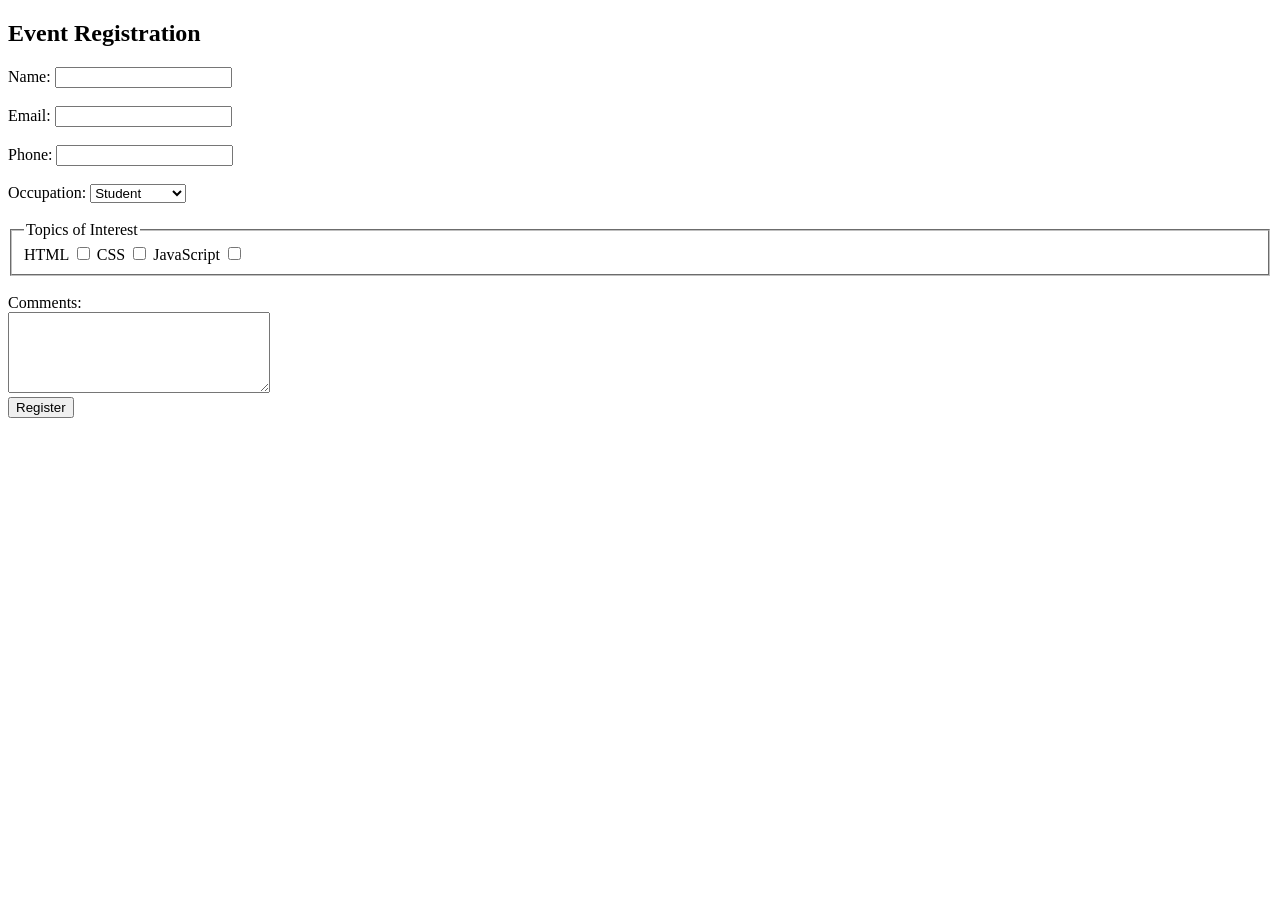
<file: HTML_practise/forms.html>
<!DOCTYPE html>
<html lang="en">
<head>
    <meta charset="UTF-8">
    <meta name="viewport" content="width=device-width, initial-scale=1.0">
    <title>Document</title>
</head>
<body>
    <h2>Event Registration</h2>
    <form>
        <label for="name">Name:</label>
        <input type="text" id="name" name="name">
        </br>
        </br>

        <label for="emailID">Email:</label>
        <input type="text" id="emailID" name="emailID">
        </br>
        </br>

        <label for="phone">Phone:</label>
        <input type="tel" id="phone" name="phone">
        </br>
        </br>

        <label for="occupation">Occupation:</label>
        <select name="occupation" id="occupation">
            <option value="student">Student</option>
            <option value="professional">Professional</option>
            <option value="other">Other</option>
        </select>
        </br>
        </br>


        <fieldset>
            <legend>Topics of Interest</legend>

            <label for="checkbox1">HTML</label>
            <input type="checkbox" id="checkbox1" name="checkbox1">

            <label for="checkbox2">CSS</label>
            <input type="checkbox" id="checkbox2" name="checkbox2">

            <label for="checkbox3">JavaScript</label>
            <input type="checkbox" id="checkbox3" name="checkbox3">
        </fieldset>
        </br>

        <label for="comments">Comments:</label>
        </br>
        <textarea name="comments" id="comments" cols="30" rows="5"></textarea>
        </br>
        <input type="button" value="Register">
    </form>
</body>
</html>
</file>
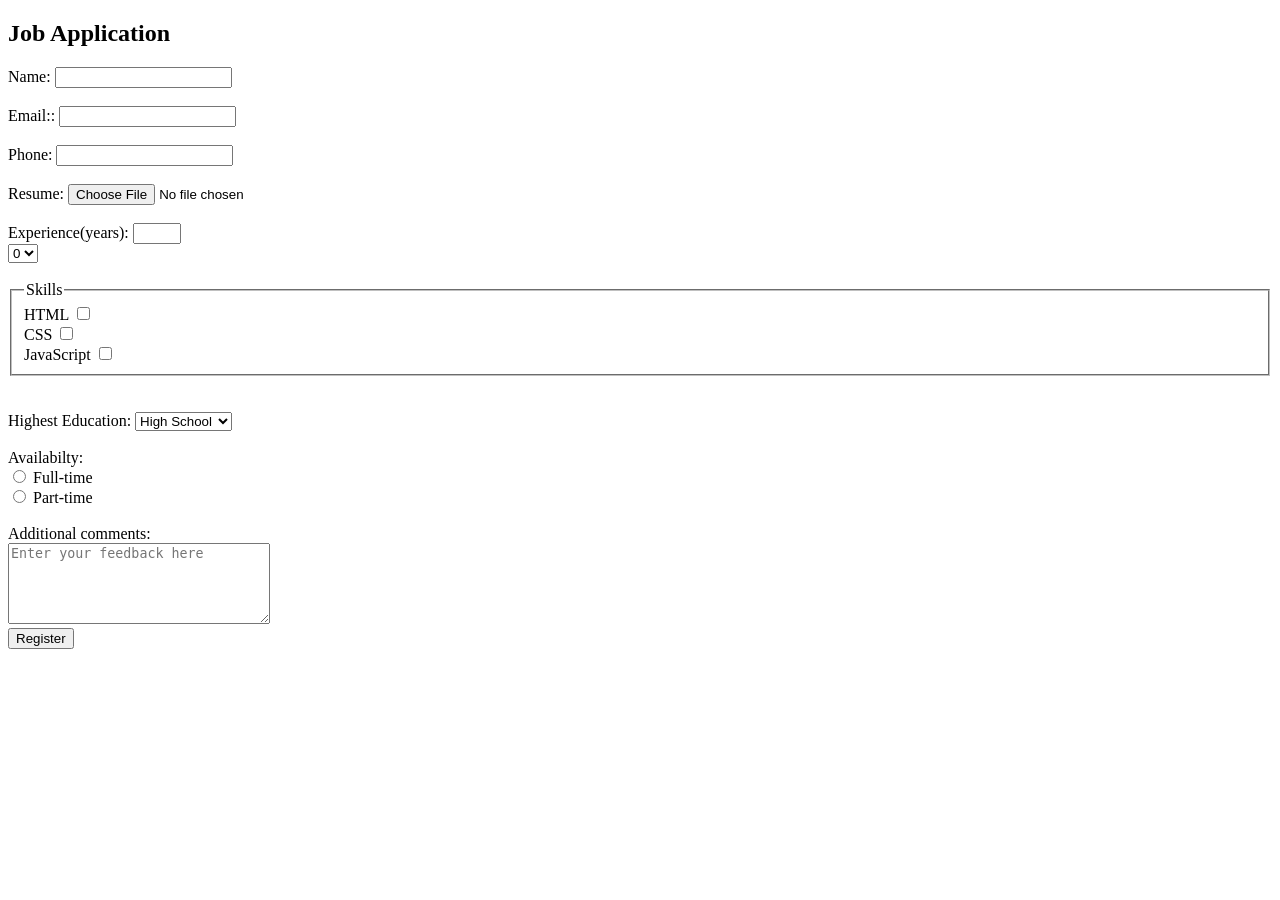
<file: HTML_practise/forms2.html>
<!DOCTYPE html>
<html lang="en">
<head>
    <meta charset="UTF-8">
    <meta name="viewport" content="width=device-width, initial-scale=1.0">
    <title>Document</title>
</head>
<body>
    <h2>Job Application</h2>
    <form>
        <label for="name">Name:</label>
        <input type="text" id="name" name="name">
        <br/>
        <br/>

        <label for="emailID">Email::</label>
        <input type="text" id="emailID" name="emailID">
        <br/>
        <br/>

        <label for="phone">Phone:</label>
        <input type="tel" id="phone" name="phone">
        <br/>
        <br/>

        <label for="resume">Resume:</label>
        <input type="file" id="resume" name="resume">
        <br/>
        <br/>

        <label for="experience">Experience(years):</label>
        <input type="number" id="experience" name="experience" min="0" max="50">
        <br>
        <select id="experience" name="experience">
            <option value="0">0</option>
            <option value="1">1</option>
            <option value="2">2</option>
            <option value="3">3</option>
            <option value="4">4</option>
            <option value="5">5</option>
        </select>
        <br> 
        <br>

        <fieldset>
            <legend>Skills</legend>
            <label for="checkbox1">HTML</label>
            <input type="checkbox" id="checkbox1" name="checkbox1">
            <br>
            <label for="checkbox2">CSS</label>
            <input type="checkbox" id="checkbox2" name="checkbox2">
            <br>
            <label for="checkbox3">JavaScript</label>
            <input type="checkbox" id="checkbox3" name="checkbox3">
        </fieldset>
        <br>
        <br>

        <label for="education">Highest Education:</label>
        <select id="education" name="education">
            <option value="high school">High School</option>
            <option value="intermediate">Intermediate</option>
            <option value="graduate">Graduate</option>
            <option value="doctorate">Doctorate</option>
        </select>
        <br>
        <br>

        <label for="job type">Availabilty:</label>
        <br>
        <input type="radio" id="full time" name="job type" value="full time">
        <label for="full time">Full-time</label>
        <br>
        <input type="radio" id="part time" name="job type" value="part time">
        <label for="part time">Part-time</label>
        <br>
        <br>

        <label for="comments">Additional comments:</label>
        <br>
        <textarea name="comments" id="comments" cols="30" rows="5" placeholder="Enter your feedback here"></textarea>
        <br>
        <input type="submit" value="Register">


    </form>
</body>
</html>
</file>
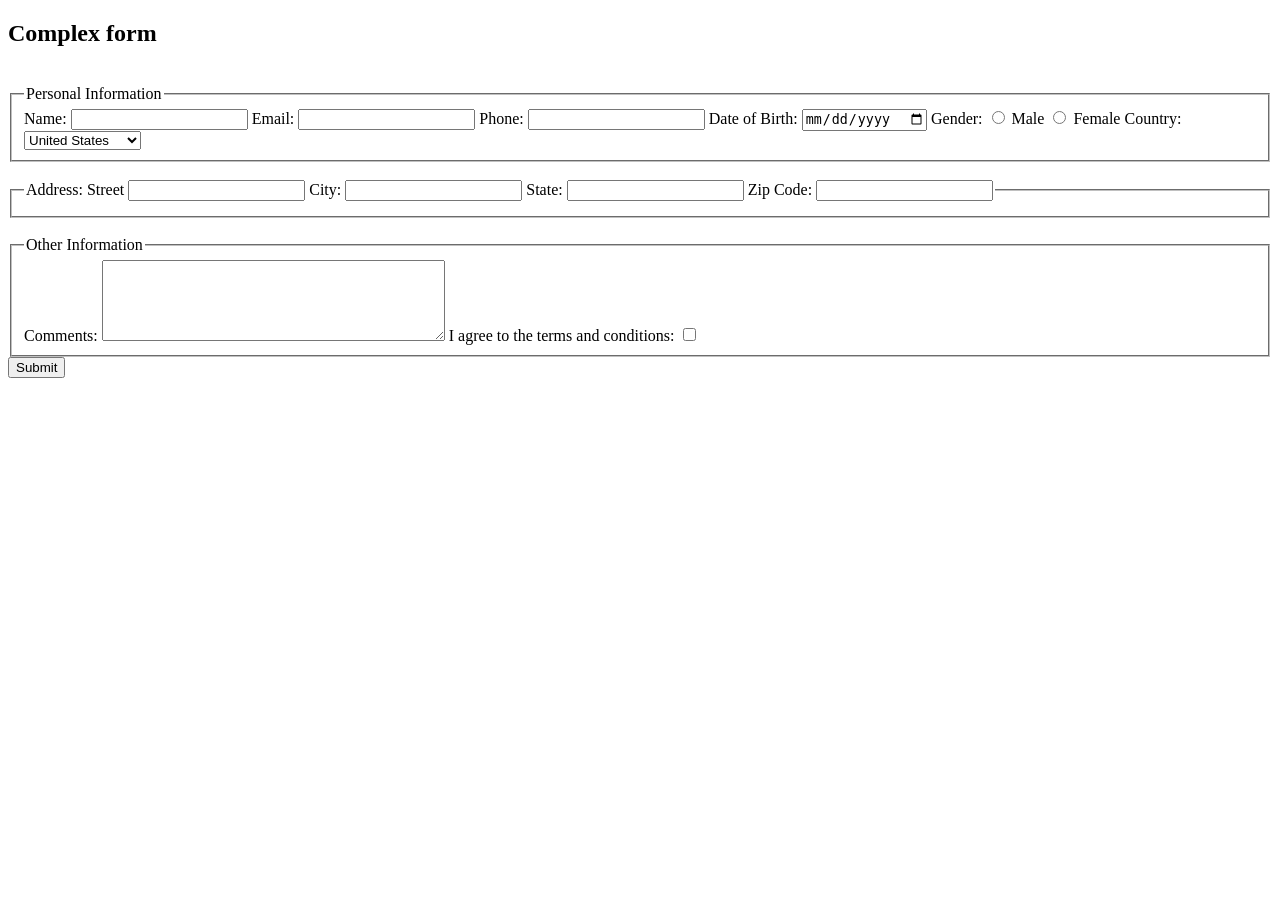
<file: HTML_practise/forms3.html>
<!DOCTYPE html>
<html lang="en">
<head>
    <meta charset="UTF-8">
    <meta name="viewport" content="width=device-width, initial-scale=1.0">
    <title>Document</title>
</head>
<body>
    <h2>Complex form</h2>
    <br>
    <form>
        <fieldset>
            <legend>Personal Information</legend>
            <label for="name">Name:</label>
            <input type="text" id="name" name="name">
            <label for="emailID">Email:</label>
            <input type="text" id="emailID" name="emailID">
            <label for="phone">Phone:</label>
            <input type="tel" id="phone" name="phone">
            <label for="DOB">Date of Birth:</label>
            <input type="date" id="DOB" name="DOB">
            <label for="gender">Gender:</label>
            <input type="radio" id="gender" name="gender" value="male">
            <label for="male">Male</label>
            <input type="radio" id="gender" name="gender" value="female">
            <label for="female">Female</label>
            <label for="country">Country:</label>
            <select id="country" name="country">
                <option value="USA">United States</option>
                <option value="Canada">Canada</option>
                <option value="UK">United Kingdom</option>
                <option value="Australia">Australia</option>
                <option value="India">India</option>
            </select>
        </fieldset>
        <br>
        <fieldset>
            <legend>
                <label for="address">Address:</label>
                <label for="street">Street</label>
                <input type="text" id="street" name="street">
                <label for="city">City:</label>
                <input type="text" id="city" name="city">
                <label for="state">State:</label>
                <input type="text" id="state" name="state">
                <label for="zip">Zip Code:</label>
                <input type="text" id="zip" name="zip">
            </legend>
        </fieldset>
        <br>
        <fieldset>
            <legend>Other Information</legend>
            <label for="comments">Comments:</label>
            <textarea id="comments" name="comments" cols="40" rows="5"></textarea>
            <label for="terms">I agree to the terms and conditions:</label>
            <input type="checkbox" id="terms" name="terms">
        </fieldset>
        <input type="submit" value="Submit">
    </form>
</body>
</html>
</file>
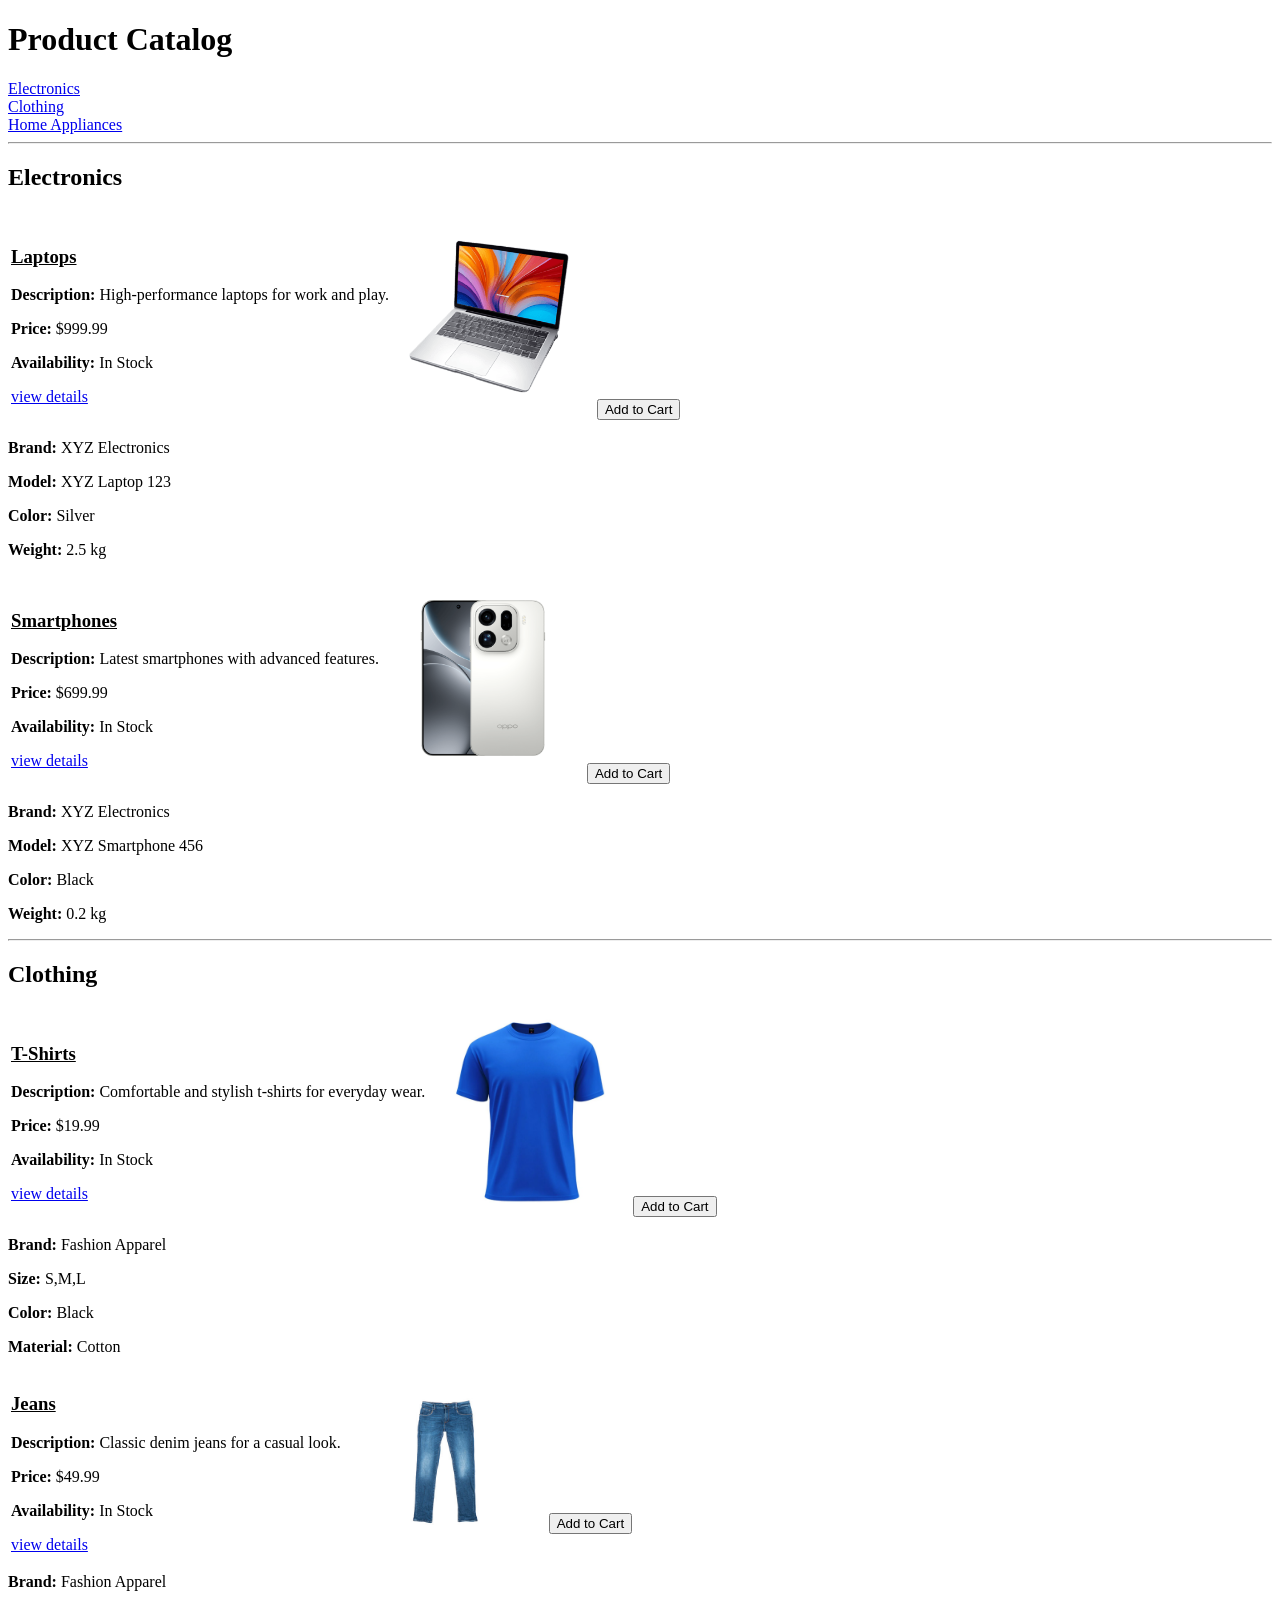
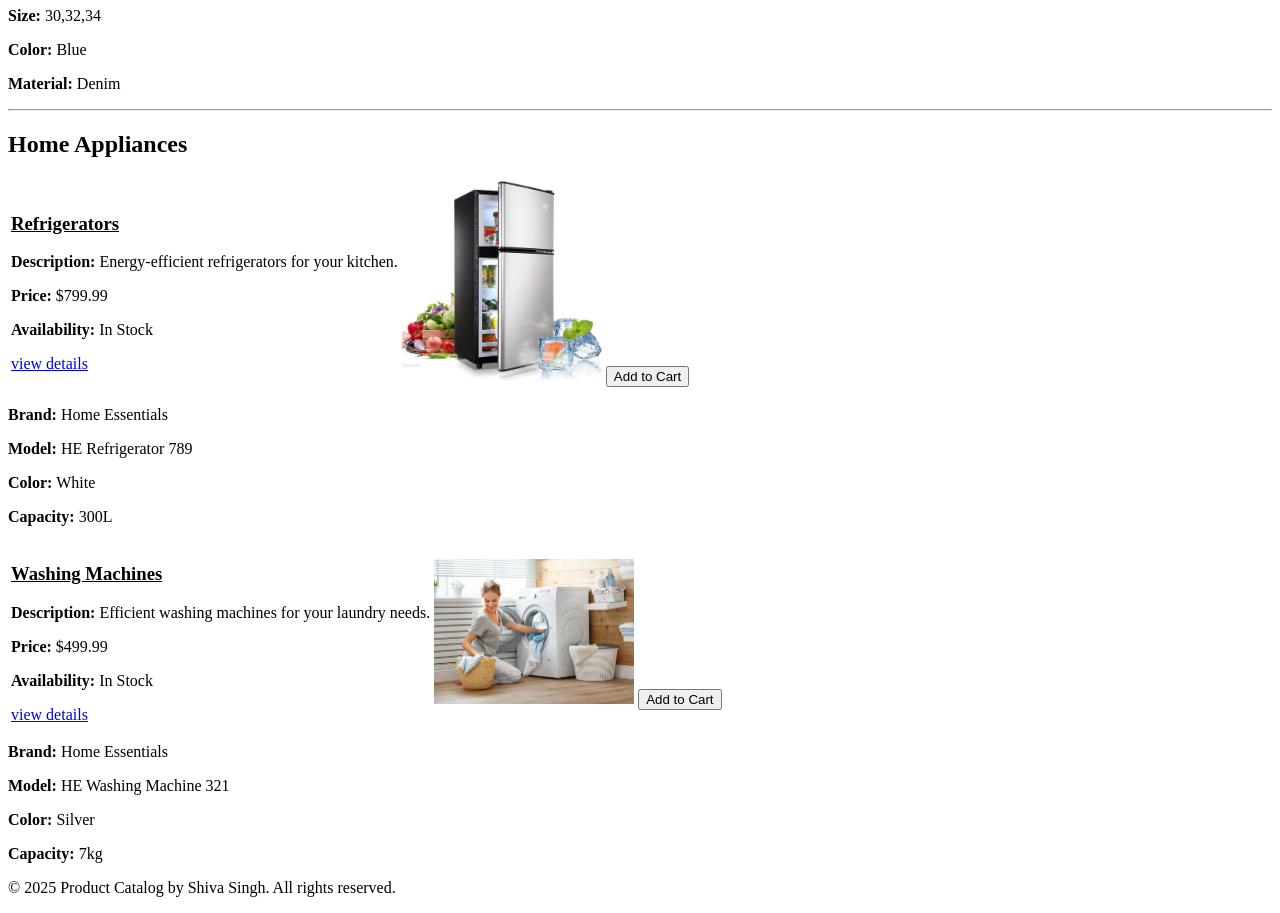
<file: HTML_practise/product-catalog.html>
<!DOCTYPE html>
<html lang="en">
<head>
    <meta charset="UTF-8">
    <meta name="viewport" content="width=device-width, initial-scale=1.0">
    <title>Product Catalog</title>
    <link rel="shortcut icon" href="./laptop photo.png" type="image/x-icon">
</head>
<body>
    <div>

        <h1>Product Catalog</h1>
        <a href="#electronics">Electronics</a> <br>
        <a href="#clothing">Clothing</a><br>
        <a href="#home-appliances">Home Appliances</a>

        <hr>

        <section>
            <h2 id="electronics">Electronics</h2>
            <table>
                <tr>
                    <td>
                        <h3><u>Laptops</u></h3>
                        <p><b>Description:</b> High-performance laptops for work and play.</p>
                        <p><b>Price:</b> $999.99</p>
                        <p><b>Availability:</b> In Stock</p>
                        <a href="laptop-details.html">view details</a>
                    </td>

                    <td>
                        <img src="laptop photo.png" alt="Laptop Image" width="200">
                        <button>Add to Cart</button>
                    </td>
                </tr>
            </table>
            <p><b>Brand:</b> XYZ Electronics</p>
            <p><b>Model:</b> XYZ Laptop 123</p>
            <p><b>Color:</b> Silver</p>
            <p><b>Weight:</b> 2.5 kg</p>
            <table>
                <tr>
                    <td>
                        <h3><u>Smartphones</u></h3>
                        <p><b>Description:</b> Latest smartphones with advanced features.</p>
                        <p><b>Price:</b> $699.99</p>
                        <p><b>Availability:</b> In Stock</p>
                        <a href="smartphone-details.html">view details</a>
                    </td>

                    <td>
                        <img src="smartphone-photo.png" alt="Smartphone Image" width="200">
                        <button>Add to Cart</button>
                    </td>
                </tr>
            </table>
            <p><b>Brand:</b> XYZ Electronics</p>
            <p><b>Model:</b> XYZ Smartphone 456</p>
            <p><b>Color:</b> Black</p>
            <p><b>Weight:</b> 0.2 kg</p>
        </section>

        <hr>

        <section>
            <h2 id="clothing">Clothing</h2>
            <table>
                <tr>
                    <td>
                        <h3><u>T-Shirts</u></h3>
                        <p><b>Description:</b> Comfortable and stylish t-shirts for everyday wear.</p>
                        <p><b>Price:</b> $19.99</p>
                        <p><b>Availability:</b> In Stock</p>
                        <a href="tshirt-details.html">view details</a>
                    </td>

                    <td>
                        <img src="tshirt-photo.webp" alt="T-Shirt Image" width="200">
                        <button>Add to Cart</button>
                    </td>
                </tr>
            </table>

            <p><b>Brand:</b> Fashion Apparel</p>
            <p><b>Size:</b> S,M,L</p>
            <p><b>Color:</b> Black</p>
            <p><b>Material:</b> Cotton</p>

            <table>
                <tr>
                    <td>
                        <h3><u>Jeans</u></h3>
                        <p><b>Description:</b> Classic denim jeans for a casual look.</p>
                        <p><b>Price:</b> $49.99</p>
                        <p><b>Availability:</b> In Stock</p>
                        <a href="jeans-details.html">view details</a>
                    </td>

                    <td>
                        <img src="jeans-photo.jpg" alt="Jeans Image" width="200">
                        <button>Add to Cart</button>
                    </td>
                </tr>
            </table>

            <p><b>Brand:</b> Fashion Apparel</p>
            <p><b>Size:</b> 30,32,34</p>
            <p><b>Color:</b> Blue</p>
            <p><b>Material:</b> Denim</p>
        </section>
        
        <hr>

        <section>
            <h2 id="home-appliances">Home Appliances</h2>
            <table>
                <tr>
                    <td>
                        <h3><u>Refrigerators</u></h3>
                        <p><b>Description:</b> Energy-efficient refrigerators for your kitchen.</p>
                        <p><b>Price:</b> $799.99</p>
                        <p><b>Availability:</b> In Stock</p>
                        <a href="refrigerator-details.html">view details</a>
                    </td>

                    <td>
                        <img src="refrigerator-photo.jpg" alt="Refrigerator Image" width="200">
                        <button>Add to Cart</button>
                    </td>
                </tr>
            </table>

            <p><b>Brand:</b> Home Essentials</p>
            <p><b>Model:</b> HE Refrigerator 789</p>
            <p><b>Color:</b> White</p>
            <p><b>Capacity:</b> 300L</p>

            <table>
                <tr>
                    <td>
                        <h3><u>Washing Machines</u></h3>
                        <p><b>Description:</b> Efficient washing machines for your laundry needs.</p>
                        <p><b>Price:</b> $499.99</p>
                        <p><b>Availability:</b> In Stock</p>
                        <a href="washing-machine-details.html">view details</a>
                    </td>

                    <td>
                        <img src="washing-machine-photo.webp" alt="Washing Machine Image" width="200">
                        <button>Add to Cart</button>
                    </td>
                </tr>
            </table>

            <p><b>Brand:</b> Home Essentials</p>
            <p><b>Model:</b> HE Washing Machine 321</p>
            <p><b>Color:</b> Silver</p>
            <p><b>Capacity:</b> 7kg</p>
        </section>
    </div>
    <footer>
        <p>&copy; 2025 Product Catalog by Shiva Singh. All rights reserved.</p>
    </footer>
</body>
</html>
</file>
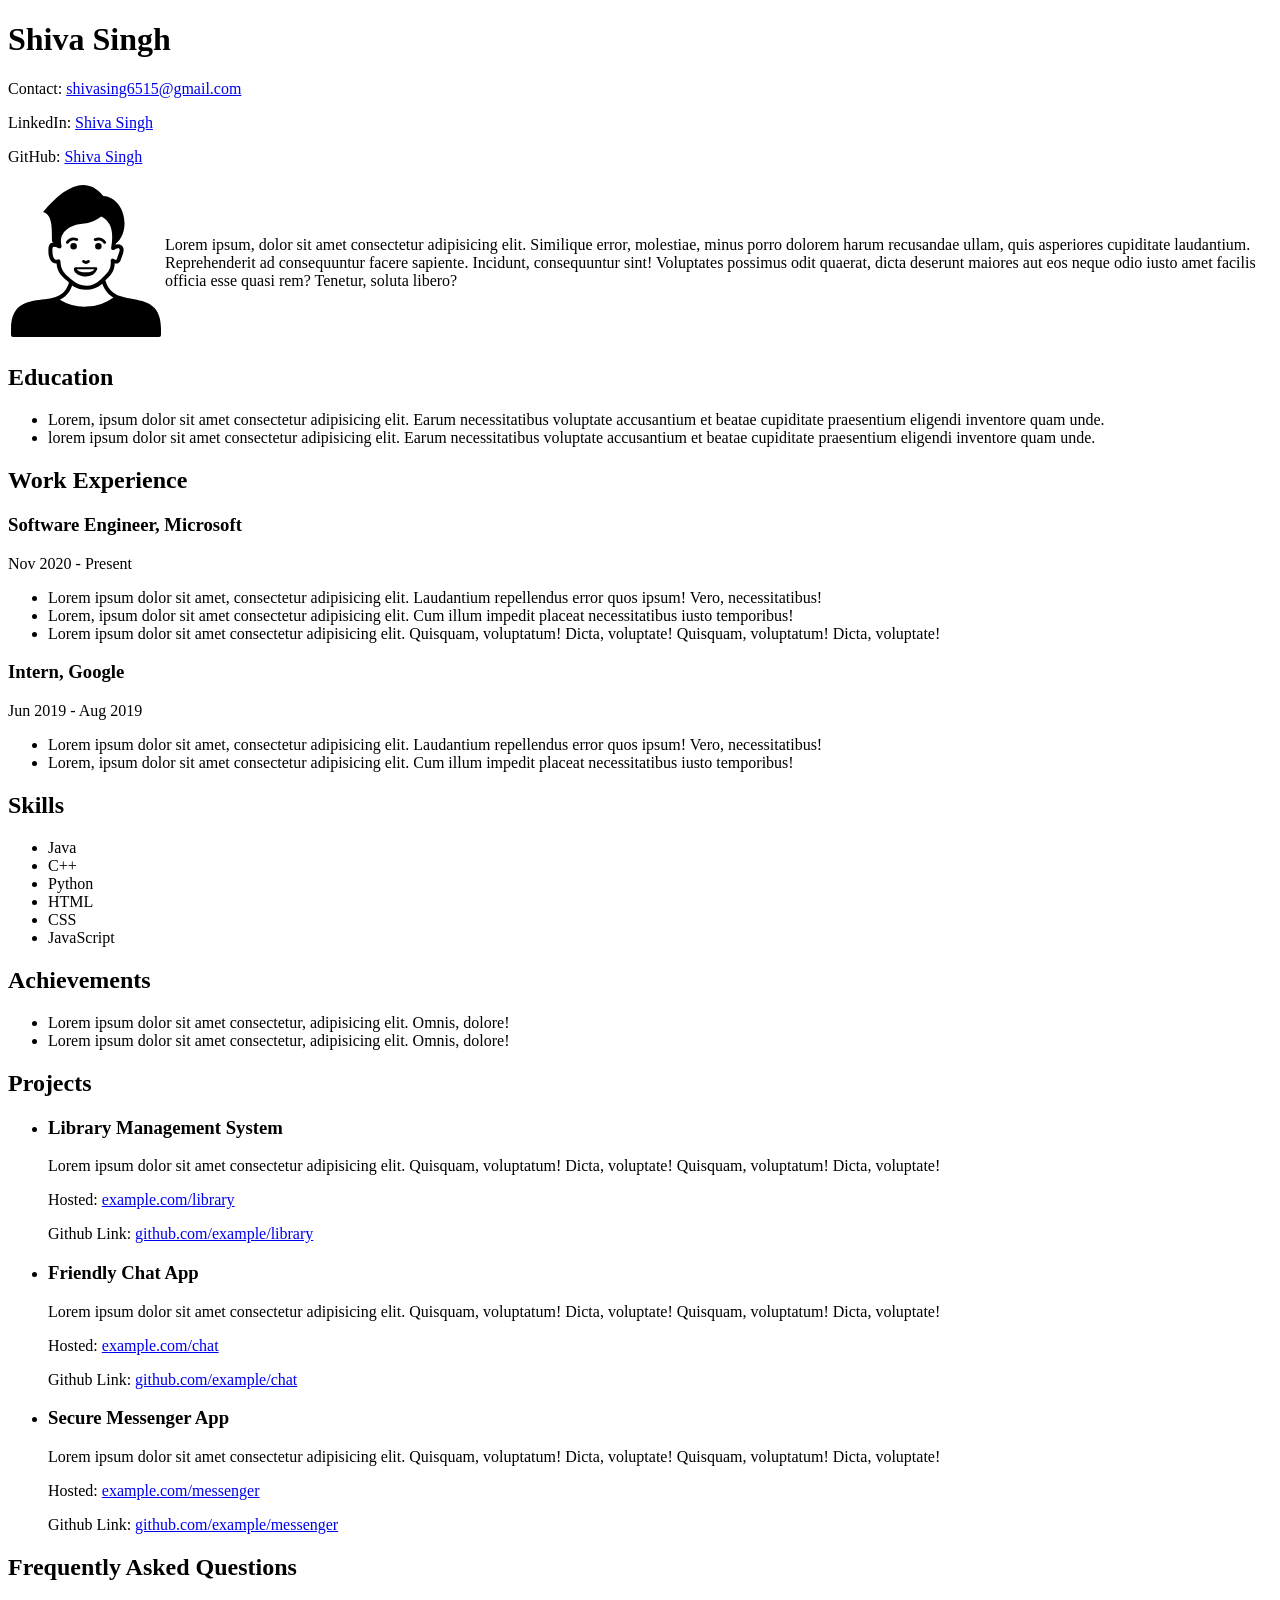
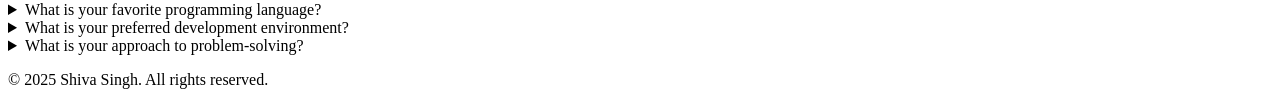
<file: HTML_practise/resume.html>
<!DOCTYPE html>
<html lang="en">
<head>
    <meta charset="UTF-8">
    <meta name="viewport" content="width=device-width, initial-scale=1.0">
    <title>Document</title>
</head>
<body>
    <div>
        <div>
            <h1>Shiva Singh</h1>
            <p>Contact: <a href="mailto:shivasing6515@gmail.com">shivasing6515@gmail.com</a></p>
            <p>LinkedIn: <a href="https://www.linkedin.com/in/shiva-singh-19b985357" target="_blank">Shiva Singh</a></p>
            <p>GitHub: <a href="https://github.com/Shiva6515">Shiva Singh</a></p>
        </div>

        <table>
            <tr>
                <td>
                    <img src="man-person-icon.svg" alt="Photo" width="150px">
                </td>
                <td>
                    Lorem ipsum, dolor sit amet consectetur adipisicing elit. Similique error, molestiae, minus porro dolorem harum recusandae ullam, quis asperiores cupiditate laudantium. Reprehenderit ad consequuntur facere sapiente. Incidunt, consequuntur sint! Voluptates possimus odit quaerat, dicta deserunt maiores aut eos neque odio iusto amet facilis officia esse quasi rem? Tenetur, soluta libero?
                </td>
            </tr>
        </table>

        <section>
            <h2>Education</h2>
            <ul>
                <li>Lorem, ipsum dolor sit amet consectetur adipisicing elit. Earum necessitatibus voluptate accusantium et beatae cupiditate praesentium eligendi inventore quam unde.</li>
                <li>lorem ipsum dolor sit amet consectetur adipisicing elit. Earum necessitatibus voluptate accusantium et beatae cupiditate praesentium eligendi inventore quam unde.</li>
            </ul>
        </section>

        <section>
            <h2>Work Experience</h2>
            <div>
                <h3>Software Engineer, Microsoft</h3>
                <p>Nov 2020 - Present</p>
                <ul>
                    <li>Lorem ipsum dolor sit amet, consectetur adipisicing elit. Laudantium repellendus error quos ipsum! Vero, necessitatibus!</li>
                    <li>Lorem, ipsum dolor sit amet consectetur adipisicing elit. Cum illum impedit placeat necessitatibus iusto temporibus!</li>
                    <li>Lorem ipsum dolor sit amet consectetur adipisicing elit. Quisquam, voluptatum! Dicta, voluptate! Quisquam, voluptatum! Dicta, voluptate!</li>
                </ul>
            </div>

            <div>
                <h3>Intern, Google</h3>
                <p>Jun 2019 - Aug 2019</p>
                <ul>
                    <li>Lorem ipsum dolor sit amet, consectetur adipisicing elit. Laudantium repellendus error quos ipsum! Vero, necessitatibus!</li>
                    <li>Lorem, ipsum dolor sit amet consectetur adipisicing elit. Cum illum impedit placeat necessitatibus iusto temporibus!</li>
                </ul>
            </div>
            
        </section>

        <section>
            <h2>Skills</h2>
            <ul>
                <li>Java</li>
                <li>C++</li>
                <li>Python</li>
                <li>HTML</li>
                <li>CSS</li>
                <li>JavaScript</li>
            </ul>
        </section>

        <section>
            <h2>Achievements</h2>
            <ul>
                <li>Lorem ipsum dolor sit amet consectetur, adipisicing elit. Omnis, dolore!</li>
                <li>Lorem ipsum dolor sit amet consectetur, adipisicing elit. Omnis, dolore!</li>
            </ul>
        </section>

        <section>
            <h2>Projects</h2>
            <ul>
                <li>
                    <h3>Library Management System</h3>
                    <p>Lorem ipsum dolor sit amet consectetur adipisicing elit. Quisquam, voluptatum! Dicta, voluptate! Quisquam, voluptatum! Dicta, voluptate!</p>
                    <p>Hosted: <a href="abcd.com">example.com/library</a></p>
                    <p>Github Link: <a href="github.com/example/library">github.com/example/library</a></p>
                </li>
                <li>
                    <h3>Friendly Chat App</h3>
                    <p>Lorem ipsum dolor sit amet consectetur adipisicing elit. Quisquam, voluptatum! Dicta, voluptate! Quisquam, voluptatum! Dicta, voluptate!</p>
                    <p>Hosted: <a href="abcd.com">example.com/chat</a></p>
                    <p>Github Link: <a href="github.com/example/chat">github.com/example/chat</a></p>
                </li>
                <li>
                    <h3>Secure Messenger App</h3>
                    <p>Lorem ipsum dolor sit amet consectetur adipisicing elit. Quisquam, voluptatum! Dicta, voluptate! Quisquam, voluptatum! Dicta, voluptate!</p>
                    <p>Hosted: <a href="abcd.com">example.com/messenger</a></p>
                    <p>Github Link: <a href="github.com/example/messenger">github.com/example/messenger</a></p>
                </li>
            </ul>
        </section>

        <section>
            <h2>Frequently Asked Questions</h2>
            <details>
                <summary>What is your favorite programming language?</summary>
                <p>My favorite programming language is Python due to its simplicity and versatility.</p>
            </details>
            <details>
                <summary>What is your preferred development environment?</summary>
                <p>I prefer using Visual Studio Code for its extensive features and extensions.</p>
            </details>
            <details>
                <summary>What is your approach to problem-solving?</summary>
                <p>I approach problem-solving by breaking down complex problems into smaller, manageable parts and tackling them step by step.</p>
            </details>
        </section>
        <footer>
            <p>&copy; 2025 Shiva Singh. All rights reserved.</p>
        </footer>
    </div>
</body>
</html>
</file>
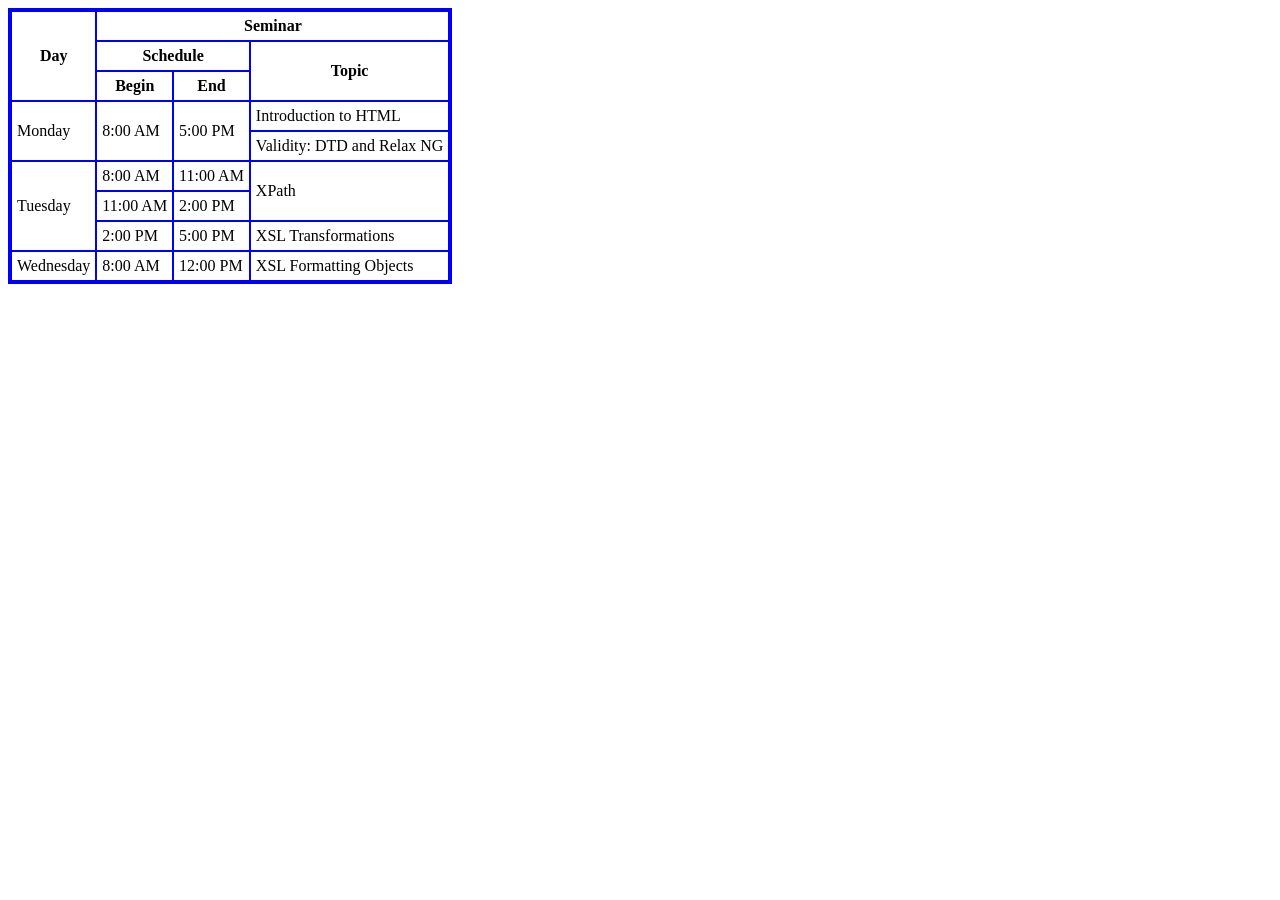
<file: HTML_practise/table.html>
<!DOCTYPE html>
<html lang="en">
<head>
    <meta charset="UTF-8">
    <meta name="viewport" content="width=device-width, initial-scale=1.0">
    <title>Document</title>
</head>
<body>
    <table border="3" bordercolor="blue" cellspacing="0" cellpadding="5">
        <thead>
            <tr>
                <th rowspan="3">Day</th>
                <th colspan="3"> Seminar</th>
            </tr>
            <tr>
                <th colspan="2">Schedule</th>
                <th rowspan="2">Topic</th>
            </tr>
            <tr>
                <th>Begin</th>
                <th>End</th>
            </tr>
        </thead>
        <tbody>
            <tr>
                <td rowspan="2">Monday</td>
                <td rowspan="2">8:00 AM</td>
                <td rowspan="2">5:00 PM</td>
                <td>Introduction to HTML</td>
            </tr>
            <tr>
                <td>Validity: DTD and Relax NG</td>
            </tr>
            <tr>
                <td rowspan="3">Tuesday</td>
                <td>8:00 AM</td>
                <td>11:00 AM</td>
                <td rowspan="2">XPath</td>
            </tr>
            <tr>
                <td>11:00 AM</td>
                <td>2:00 PM</td>
            </tr>
            <tr>
                <td>2:00 PM</td>
                <td>5:00 PM</td>
                <td>XSL Transformations</td>
            </tr>
            <tr>
                <td>Wednesday</td>
                <td>8:00 AM</td>
                <td>12:00 PM</td>
                <td>XSL Formatting Objects</td>
            </tr>
        </tbody>
    </table>
    
</body>
</html>
</file>
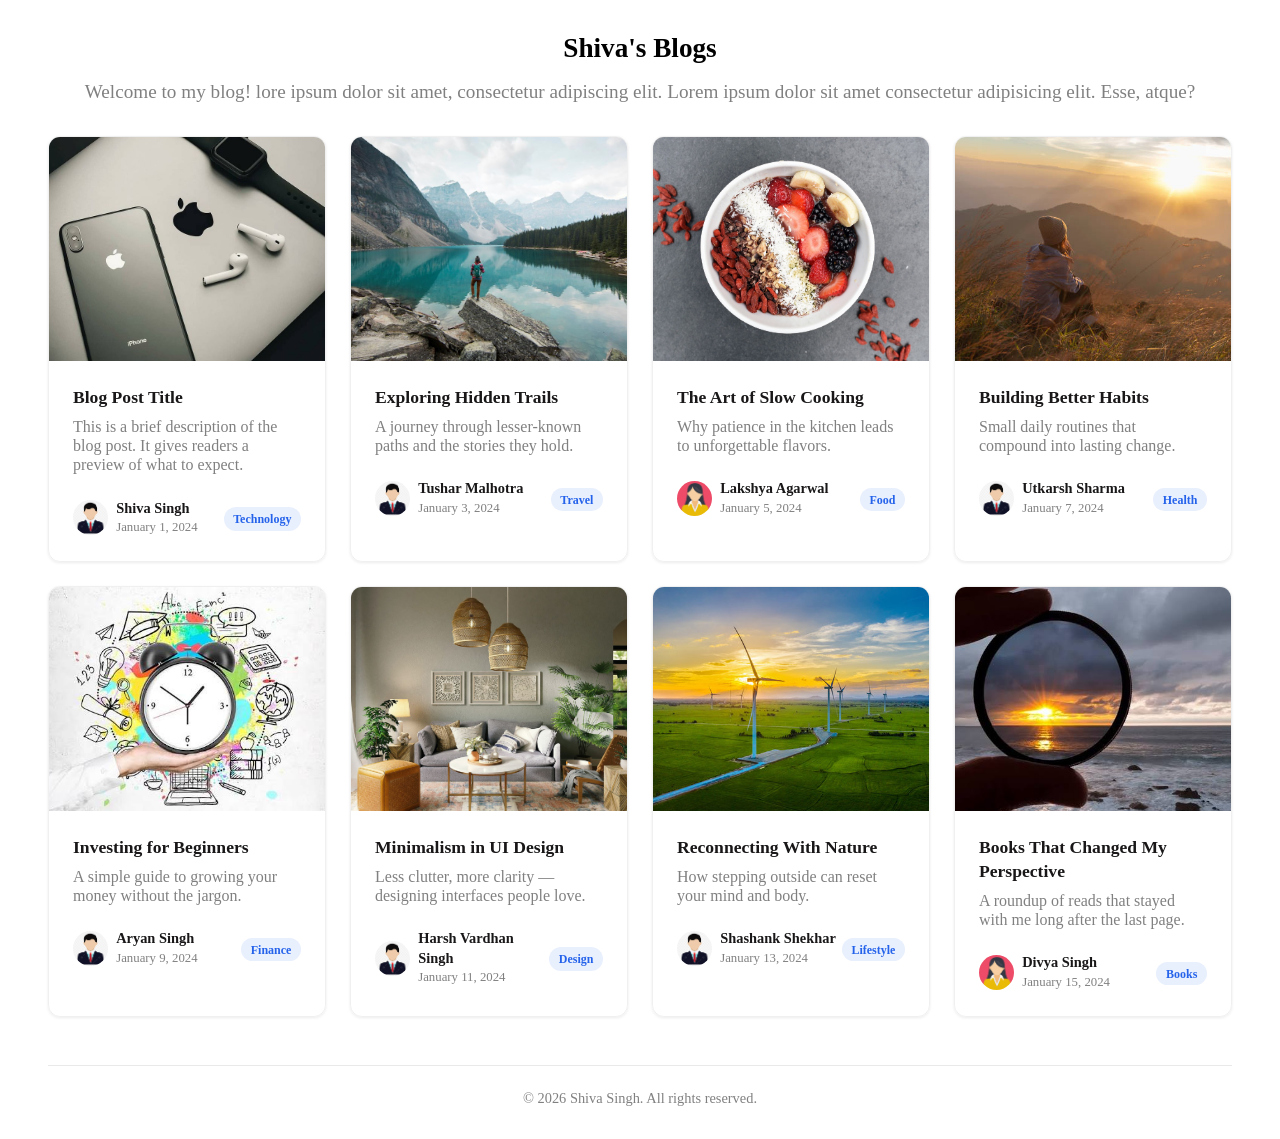
<file: CSS_practise/blog-website-project/blog.html>
<!DOCTYPE html>
<html lang="en">
<head>
    <meta charset="UTF-8">
    <meta name="viewport" content="width=device-width, initial-scale=1.0">
    <title>Blogs Website</title>
    <link rel="stylesheet" href="blog.css">
</head>
<body class="body_container">
    <div class="container">

        <header class="header_container">
            <h1 class="header_title">Shiva's Blogs</h1>
            <p class="header_description">Welcome to my blog! lore ipsum dolor sit amet, consectetur adipiscing elit. Lorem ipsum dolor sit amet consectetur adipisicing elit. Esse, atque?</p>
        </header>

        <main class="main_container">
            <!-- card 1 start -->

            <div class="card_container">
                <a href="#" class="card_image_container">
                    <img src="gadget.jpg" alt="AI generated image" class="card_image" loading="lazy"/>

                </a>
                <div class="card_title_container">
                    <a href="#">
                        <h2 class="card_title">Blog Post Title</h2>
                    </a>
                    <p class="card_body">This is a brief description of the blog post. It gives readers a preview of what to expect.</p>
                </div>

                <div class="card_footer_container">
                    <div class="author_container">
                        <div class="author_avatar_container">
                            <img src="man.jpg" alt="Author avatar" class="author_avatar" loading="lazy"/>

                        </div>
                        <div class="author_info_container">
                            <span class="author_name">Shiva Singh</span>
                            <span class="author_date">January 1, 2024</span>
                        </div>
                    </div>

                    <div class="card_tag_container">
                        <span>Technology</span>
                    </div>
                        </div>
                    </div>
                    <!-- card 1 end -->
                
                    <!-- card 2 -->
        <div class="card_container">
            <a href="#" class="card_image_container">
                <img src="travel.jpg" alt="Travel blog image" class="card_image" loading="lazy"/>
            </a>
            <div class="card_title_container">
                <a href="#"><h2 class="card_title">Exploring Hidden Trails</h2></a>
                <p class="card_body">A journey through lesser-known paths and the stories they hold.</p>
            </div>
            <div class="card_footer_container">
                <div class="author_container">
                    <div class="author_avatar_container">
                        <img src="man.jpg" alt="Author avatar" class="author_avatar" loading="lazy"/>
                    </div>
                    <div class="author_info_container">
                        <span class="author_name">Tushar Malhotra</span>
                        <span class="author_date">January 3, 2024</span>
                    </div>
                </div>
                <div class="card_tag_container"><span>Travel</span></div>
            </div>
        </div>

        <!-- card 3 -->
        <div class="card_container">
            <a href="#" class="card_image_container">
                <img src="food.jpg" alt="Food blog image" class="card_image" loading="lazy"/>
            </a>
            <div class="card_title_container">
                <a href="#"><h2 class="card_title">The Art of Slow Cooking</h2></a>
                <p class="card_body">Why patience in the kitchen leads to unforgettable flavors.</p>
            </div>
            <div class="card_footer_container">
                <div class="author_container">
                    <div class="author_avatar_container">
                        <img src="woman.png" alt="Author avatar" class="author_avatar" loading="lazy"/>
                    </div>
                    <div class="author_info_container">
                        <span class="author_name">Lakshya Agarwal</span>
                        <span class="author_date">January 5, 2024</span>
                    </div>
                </div>
                <div class="card_tag_container"><span>Food</span></div>
            </div>
        </div>

        <!-- card 4 -->
        <div class="card_container">
            <a href="#" class="card_image_container">
                <img src="peace.jpg" alt="Peace blog image" class="card_image" loading="lazy"/>
            </a>
            <div class="card_title_container">
                <a href="#"><h2 class="card_title">Building Better Habits</h2></a>
                <p class="card_body">Small daily routines that compound into lasting change.</p>
            </div>
            <div class="card_footer_container">
                <div class="author_container">
                    <div class="author_avatar_container">
                        <img src="man.jpg" alt="Author avatar" class="author_avatar" loading="lazy"/>
                    </div>
                    <div class="author_info_container">
                        <span class="author_name">Utkarsh Sharma</span>
                        <span class="author_date">January 7, 2024</span>
                    </div>
                </div>
                <div class="card_tag_container"><span>Health</span></div>
            </div>
        </div>

        <!-- card 5 -->
        <div class="card_container">
            <a href="#" class="card_image_container">
                <img src="time.jpg" alt="Finance blog image" class="card_image" loading="lazy"/>
            </a>
            <div class="card_title_container">
                <a href="#"><h2 class="card_title">Investing for Beginners</h2></a>
                <p class="card_body">A simple guide to growing your money without the jargon.</p>
            </div>
            <div class="card_footer_container">
                <div class="author_container">
                    <div class="author_avatar_container">
                        <img src="man.jpg" alt="Author avatar" class="author_avatar" loading="lazy"/>
                    </div>
                    <div class="author_info_container">
                        <span class="author_name">Aryan Singh</span>
                        <span class="author_date">January 9, 2024</span>
                    </div>
                </div>
                <div class="card_tag_container"><span>Finance</span></div>
            </div>
        </div>

        <!-- card 6 -->
        <div class="card_container">
            <a href="#" class="card_image_container">
                <img src="home.webp" alt="Design blog image" class="card_image" loading="lazy"/>
            </a>
            <div class="card_title_container">
                <a href="#"><h2 class="card_title">Minimalism in UI Design</h2></a>
                <p class="card_body">Less clutter, more clarity — designing interfaces people love.</p>
            </div>
            <div class="card_footer_container">
                <div class="author_container">
                    <div class="author_avatar_container">
                        <img src="man.jpg" alt="Author avatar" class="author_avatar" loading="lazy"/>
                    </div>
                    <div class="author_info_container">
                        <span class="author_name">Harsh Vardhan Singh</span>
                        <span class="author_date">January 11, 2024</span>
                    </div>
                </div>
                <div class="card_tag_container"><span>Design</span></div>
            </div>
        </div>

        <!-- card 7 -->
        <div class="card_container">
            <a href="#" class="card_image_container">
                <img src="green energy.jpg" alt="Green energy blog image" class="card_image" loading="lazy"/>
            </a>
            <div class="card_title_container">
                <a href="#"><h2 class="card_title">Reconnecting With Nature</h2></a>
                <p class="card_body">How stepping outside can reset your mind and body.</p>
            </div>
            <div class="card_footer_container">
                <div class="author_container">
                    <div class="author_avatar_container">
                        <img src="man.jpg" alt="Author avatar" class="author_avatar" loading="lazy"/>
                    </div>
                    <div class="author_info_container">
                        <span class="author_name">Shashank Shekhar</span>
                        <span class="author_date">January 13, 2024</span>
                    </div>
                </div>
                <div class="card_tag_container"><span>Lifestyle</span></div>
            </div>
        </div>

        <!-- card 8 -->
        <div class="card_container">
            <a href="#" class="card_image_container">
                <img src="positivity.jpg" alt="Positivity blog image" class="card_image" loading="lazy"/>
            </a>
            <div class="card_title_container">
                <a href="#"><h2 class="card_title">Books That Changed My Perspective</h2></a>
                <p class="card_body">A roundup of reads that stayed with me long after the last page.</p>
            </div>
            <div class="card_footer_container">
                <div class="author_container">
                    <div class="author_avatar_container">
                        <img src="woman.png" alt="Author avatar" class="author_avatar" loading="lazy"/>
                    </div>
                    <div class="author_info_container">
                        <span class="author_name">Divya Singh</span>
                        <span class="author_date">January 15, 2024</span>
                    </div>
                </div>
                <div class="card_tag_container"><span>Books</span></div>
            </div>
        </div>
        </main>
        <footer class="footer_container">
            <p class="footer_text">&copy; 2026 Shiva Singh. All rights reserved.</p>
        </footer>
    </div>
</body>
</html>
</file>
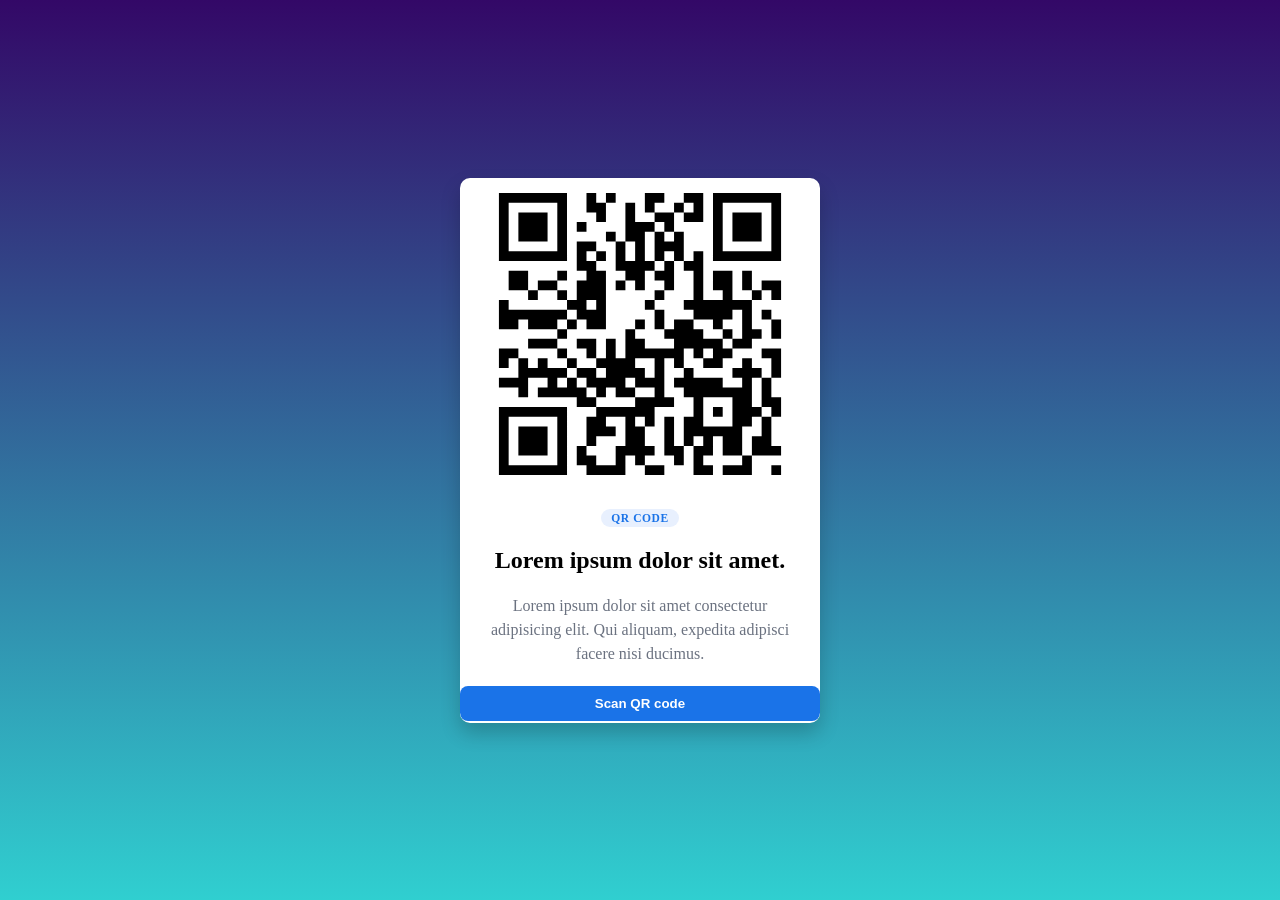
<file: CSS_practise/card-practise/cards.html>
<!DOCTYPE html>
<html lang="en">
<head>
    <meta charset="UTF-8">
    <meta name="viewport" content="width=device-width, initial-scale=1.0">
    <title>Cards</title>
    <style>
        *{
            margin: 0;
            padding: 0;
            box-sizing: border-box;
        }
        .container{
            width: 100vw;
            height: 100vh;
            background-image: linear-gradient(to top, #30cfd0 0%, #330867 100%);
            display: flex;
            justify-content: center;
            align-items: center;
        }
        .card{
            width: 360px;
            height: 545px;
            background-color: #fff;
            border-radius: 10px;
            box-shadow: 0 10px 20px rgba(0,0,0,0.2);
            display: flex;
            flex-direction: column;
            justify-content: center;
            align-items: center;
            gap: 20px;
            box-sizing: border-box;
            overflow: hidden;
            transition: transform 0.25s ease, box-shadow 0.25s ease;
        }
        .card:hover{
            transform: translateY(-20px);
            box-shadow: 0 20px 40px rgba(0, 0, 0, 0.9);
        }
        .card img{
            width: 100%;
            height: 57%;
            object-fit: cover;
            border-radius: 10px 10px 0 0;
            aspect-ratio: 4/3;
        }
        .card h2{
            font-weight: bold;
            font-size: 1.5rem;
        }
        p{
            font-size: 1rem;
            text-align: center;
            padding: 0 20px;
            color: #6b7280;
            line-height: 1.5;
        }
        .badge{
            background: #e8f0fe;
            color: #1a73e8;
            font-size: 0.72rem;
            font-weight: 600;
            padding: 3px 10px;
            border-radius: 20px;
            letter-spacing: 0.6px;
            text-transform: uppercase;
        }
        .btn{
            width: 100%;
            padding: 10px;
            background: #1a73e8;
            color: #fff;
            border: none;
            border-radius: 8px;
            font-weight: 600;
            cursor: pointer;
        }
        .btn:hover{
            background: #eb2946;
        }
    </style>
</head>
<body>
    <div class="container">
        <div class="card">
            <img src="qr.svg" alt="QR Code">
            <span class="badge">QR Code</span>
            <h2>Lorem ipsum dolor sit amet.</h2>
            <p>Lorem ipsum dolor sit amet consectetur adipisicing elit. Qui aliquam, expedita adipisci facere nisi ducimus.</p>
            <button class="btn">Scan QR code</button>
        </div>
    </div>
</body>
</html>
</file>
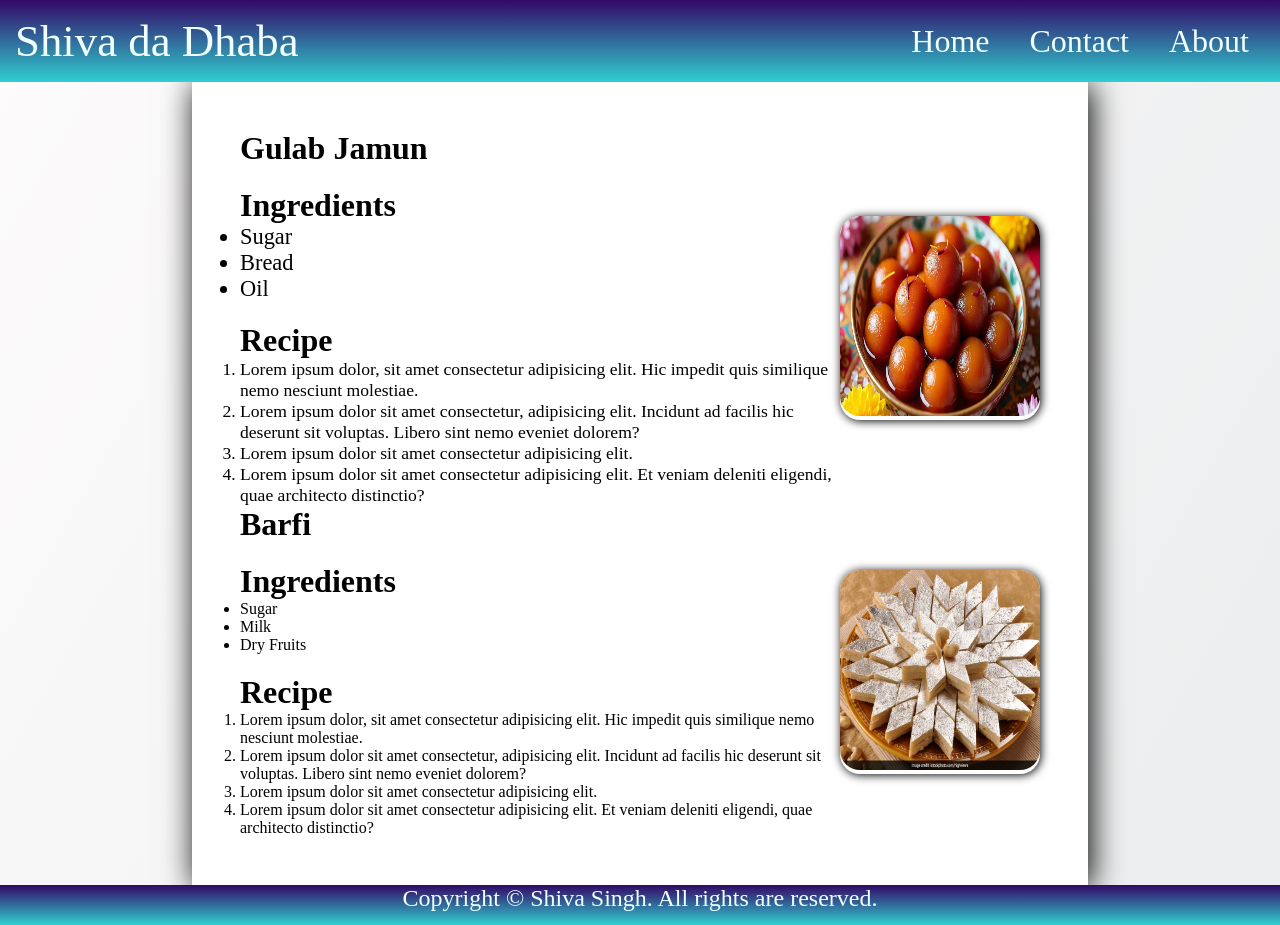
<file: CSS_practise/recipe-project/project1.html>
<!DOCTYPE html>
<html lang="en">
<head>
    <meta charset="UTF-8">
    <meta name="viewport" content="width=device-width, initial-scale=1.0">
    <title>Recipe website</title>
    <link rel="stylesheet" href="project1.css">
</head>
<body>
    <div class="container">
        <header>
        <div class="navBar">
            <nav>
                <ul id="navList">
                    <li>
                        <p id="logo">Shiva da Dhaba</p>
                    </li>
                    <li>
                        <div id="nav_items">
                            <a href="#">Home</a>
                            <a href="#">Contact</a>
                            <a href="#">About</a>
                        </div>
                    </li>
                </ul>
            </nav>
        </div>
        </header>
        <main>
            <div class="content">
                <section>
                    <div class="item">
                        <div class="left">
                            <h2>Gulab Jamun</h2>
                            <div>
                                <h2>Ingredients</h2>
                                <ul class="ingBox">
                                    <li>Sugar</li>
                                    <li>Bread</li>
                                    <li>Oil</li>
                                </ul>
                            </div>
                            <div>
                                <h2>Recipe</h2>
                                <ol class="recipeBox">
                                    <li>Lorem ipsum dolor, sit amet consectetur adipisicing elit. Hic impedit quis similique nemo nesciunt molestiae.</li>
                                    <li>Lorem ipsum dolor sit amet consectetur, adipisicing elit. Incidunt ad facilis hic deserunt sit voluptas. Libero sint nemo eveniet dolorem?</li>
                                    <li>Lorem ipsum dolor sit amet consectetur adipisicing elit.</li>
                                    <li>Lorem ipsum dolor sit amet consectetur adipisicing elit. Et veniam deleniti eligendi, quae architecto distinctio?</li>
                                </ol>
                            </div>                            
                        </div>
                        <div class="right">
                            <img src="gulab jamun.webp">
                            <div class="overlay">
                                <span>Click here to buy</span>
                            </div>
                        </div>
                    </div>
                    <div class="item">
                        <div class="left">
                            <h2>Barfi</h2>
                            <div>
                                <h2>Ingredients</h2>
                                <ul>
                                    <li>Sugar</li>
                                    <li>Milk</li>
                                    <li>Dry Fruits</li>
                                </ul>
                            </div>
                            <div>
                                <h2>Recipe</h2>
                                <ol>
                                    <li>Lorem ipsum dolor, sit amet consectetur adipisicing elit. Hic impedit quis similique nemo nesciunt molestiae.</li>
                                    <li>Lorem ipsum dolor sit amet consectetur, adipisicing elit. Incidunt ad facilis hic deserunt sit voluptas. Libero sint nemo eveniet dolorem?</li>
                                    <li>Lorem ipsum dolor sit amet consectetur adipisicing elit.</li>
                                    <li>Lorem ipsum dolor sit amet consectetur adipisicing elit. Et veniam deleniti eligendi, quae architecto distinctio?</li>
                                </ol>
                            </div>                            
                        </div>
                        <div class="right">
                            <img src="barfi.webp">
                            <div class="overlay">
                                <span>Click here to buy</span>
                            </div>
                        </div>
                    </div>
                </section>
            </div>
        </main>
        <footer>
            <div class="footer">
                <p>Copyright © Shiva Singh. All rights are reserved.</p>
            </div>
        </footer>
        
    </div>
</body>
</html>
</file>
<file: CSS_practise/blog-website-project/blog.css>
*{
    margin: 0;
    padding: 0; 
    box-sizing: border-box;
}

body{
    height: 100%;
    width: 100%;
}
.container{
    max-width: 95vw;
    padding: 2rem 1rem;
    margin: 0 auto;
}
a{
    text-decoration: none;
}
.header_container{
    margin-bottom: 2rem;
}
.header_title{
    margin-bottom: 1rem;
    font-size: 1.7rem;
    line-height: 2rem;
    font-weight: 700;
    text-align: center;
}
.header_description{
    font-size: 1.2rem;
    line-height: 1.5rem;
    text-align: center;
    color: gray;
    margin: 0 auto;
}
.main_container{
    display: grid;
    gap: 1.5rem;
    grid-template-columns: repeat(4, 1fr);
}
.card_container{
    display: flex;
    flex-direction: column;
    /* gap: 1rem; */
    border: 1px solid rgba(111, 107, 107, 0.1);
    border-radius: 2px;
    /* box-shadow: 0px 0px 10px rgba(0,0,0,0.1); */
    /* padding: 1rem; */
}
.card_container:hover .card_image{
    /* box-shadow: 0px 0px 10px rgba(0,0,0,0.3); */
    transform: scale(1.1);
    transition: all 0.3s ease-in-out;

}
.card_image_container{
    position: relative;
    overflow: hidden;
    height: 14rem;
    /* border-radius: 0.5rem; */
}
.card_image{
    object-fit: cover;
    object-position: center;
    position: absolute;
    height: 100%;
    width: 100%;
}
.card_title_container{
    display: flex;
    flex-direction: column;
    padding: 1.5rem;
}
.card_title{
    font-size: 1.1rem;
    line-height: 1.5rem;
    font-weight: 600;
    color: rgb(25,23,23);
    margin-bottom: 0.5rem;
}
.card_title:hover{
    color: rgb(0, 0, 255);
}
.card_body{
    font-size: 1rem;
    line-height: 1.2rem;
    color: gray;
}
.card_footer_container{
    display: flex;
    justify-content: space-between;
    /* margin-top: 2rem;
    padding: 1rem 0;
    text-align: center;
    color: gray; */
}
.author_container{
    display: flex;
    flex-direction: row;
    align-items: center;
    gap: 0.5rem;
}
.author_avatar_container{
    width: 2.2rem;
    height: 2.2rem;
    border-radius: 50%;
    overflow: hidden;
    flex-shrink: 0;
}
.author_avatar{
    width: 100%;
    height: 100%;
    object-fit: cover;
}
.author_info_container{
    display: flex;
    flex-direction: column;
    line-height: 1.2rem;
}
.author_name{
    font-size: 0.9rem;
    font-weight: 600;
    color: rgb(25,23,23);
}
.author_date{
    font-size: 0.8rem;
    color: gray;
}
.card_tag_container span{
    font-size: 0.75rem;
    font-weight: 600;
    color: #2563eb;
    background: rgba(37,99,235,0.1);
    padding: 0.3rem 0.6rem;
    border-radius: 999px;
}
.card_footer_container{
    display: flex;
    justify-content: space-between;
    align-items: center;
    padding: 0 1.5rem 1.5rem;
}
.card_container{
    display: flex;
    flex-direction: column;
    border-radius: 0.75rem;
    overflow: hidden;
    box-shadow: 0 1px 3px rgba(0,0,0,0.08);
    transition: transform 0.2s ease, box-shadow 0.2s ease;
}
.card_container:hover{
    transform: translateY(-4px);
    box-shadow: 0 8px 20px rgba(0,0,0,0.12);
}
@media (max-width: 1024px){
    .main_container{ grid-template-columns: repeat(2, 1fr); }
}
@media (max-width: 600px){
    .main_container{ grid-template-columns: 1fr; }
}
.card_container:focus-within{
    outline: 2px solid #2563eb;
    outline-offset: 2px;
}
.footer_container{
    margin-top: 3rem;
    padding-top: 1.5rem;
    border-top: 1px solid rgba(111, 107, 107, 0.15);
    text-align: center;
}
.footer_text{
    font-size: 0.9rem;
    color: gray;
}
</file>
<file: CSS_practise/recipe-project/project1.css>
*{
    margin: 0;
    padding: 0;
    box-sizing: border-box;
}
#navList{
    width: 100%;
    padding: 15px;
    /* margin-right: 15px;
    margin-left: 15px; */
    list-style: none;
    font-size: 2rem;
    display: flex;
    justify-content: space-between;
    align-items: center;
}

nav{
    width: 100%;
    padding-right: 1rem;
}
.container{
    height: 100vh;
    width: 100vw;
    overflow-x: none;
    background-image: linear-gradient(120deg, #fdfbfb 0%, #ebedee 100%);
}
.navBar{
    width: 100vw;
    background-image: linear-gradient(to top, #30cfd0 0%, #330867 100%);
    min-height: 80px;
    display: flex;
    justify-content: center;
    align-items: center;
    position: relative;
}
#logo{
    font-size: 2.8rem;
    color: azure;
}
a{
    text-decoration: none;
    color: azure;
}
#nav_items{
    display: flex;
    gap: 40px;
}
.footer{
    background-image: linear-gradient(to top, #30cfd0 0%, #330867 100%);
    width: 100%;
    text-align: center;
    min-height: 40px;
}
.footer p{
    color: azure;
    font-size: 1.5rem;
}
.content{
    width: 70%;
    margin: auto;
    background-color: white;
    display: flex;
    flex-direction: column;
    gap: 100px;
    padding: 3rem;
    box-shadow: 3px 3px 30px black;
}
.item{
    display: flex;
    justify-content: space-around;
    align-items: center;
}
.right{
    position: relative;
    /* overflow: hidden; */
    transition: all 0.3s 0s linear ;
    box-shadow: 1px 1px 10px black;
    border-radius: 20px;
}
.right img{
    height: 200px;
    width: 200px;
    border-radius: 20px;
    transition: all 0.6s 0s linear;
}
.right:hover{
    transform: scale(1.1);
}
.left{
    display: flex;
    flex-direction: column;
    gap: 20px;
}
.left h2{
    font-size: 2rem;
}
.ingBox{
    font-size: 1.4rem;
}
.recipeBox{
    font-size: 1.1rem;
}
.right .overlay{
    position: absolute;
    top: 0;
    left: 0;
    height: 100%;
    width: 100%;
    background-color: rgba(36, 34, 34, 0.713);
    display: flex;
    justify-content: center;
    align-items: center;
    border-radius: 20px;
    opacity: 0;
    transition: all 0.3s linear 0s;
}
.right:hover .overlay{
    opacity: 1;
}
span{
    color: #ebedee;
    font-size: 1.2rem;
}
</file>
